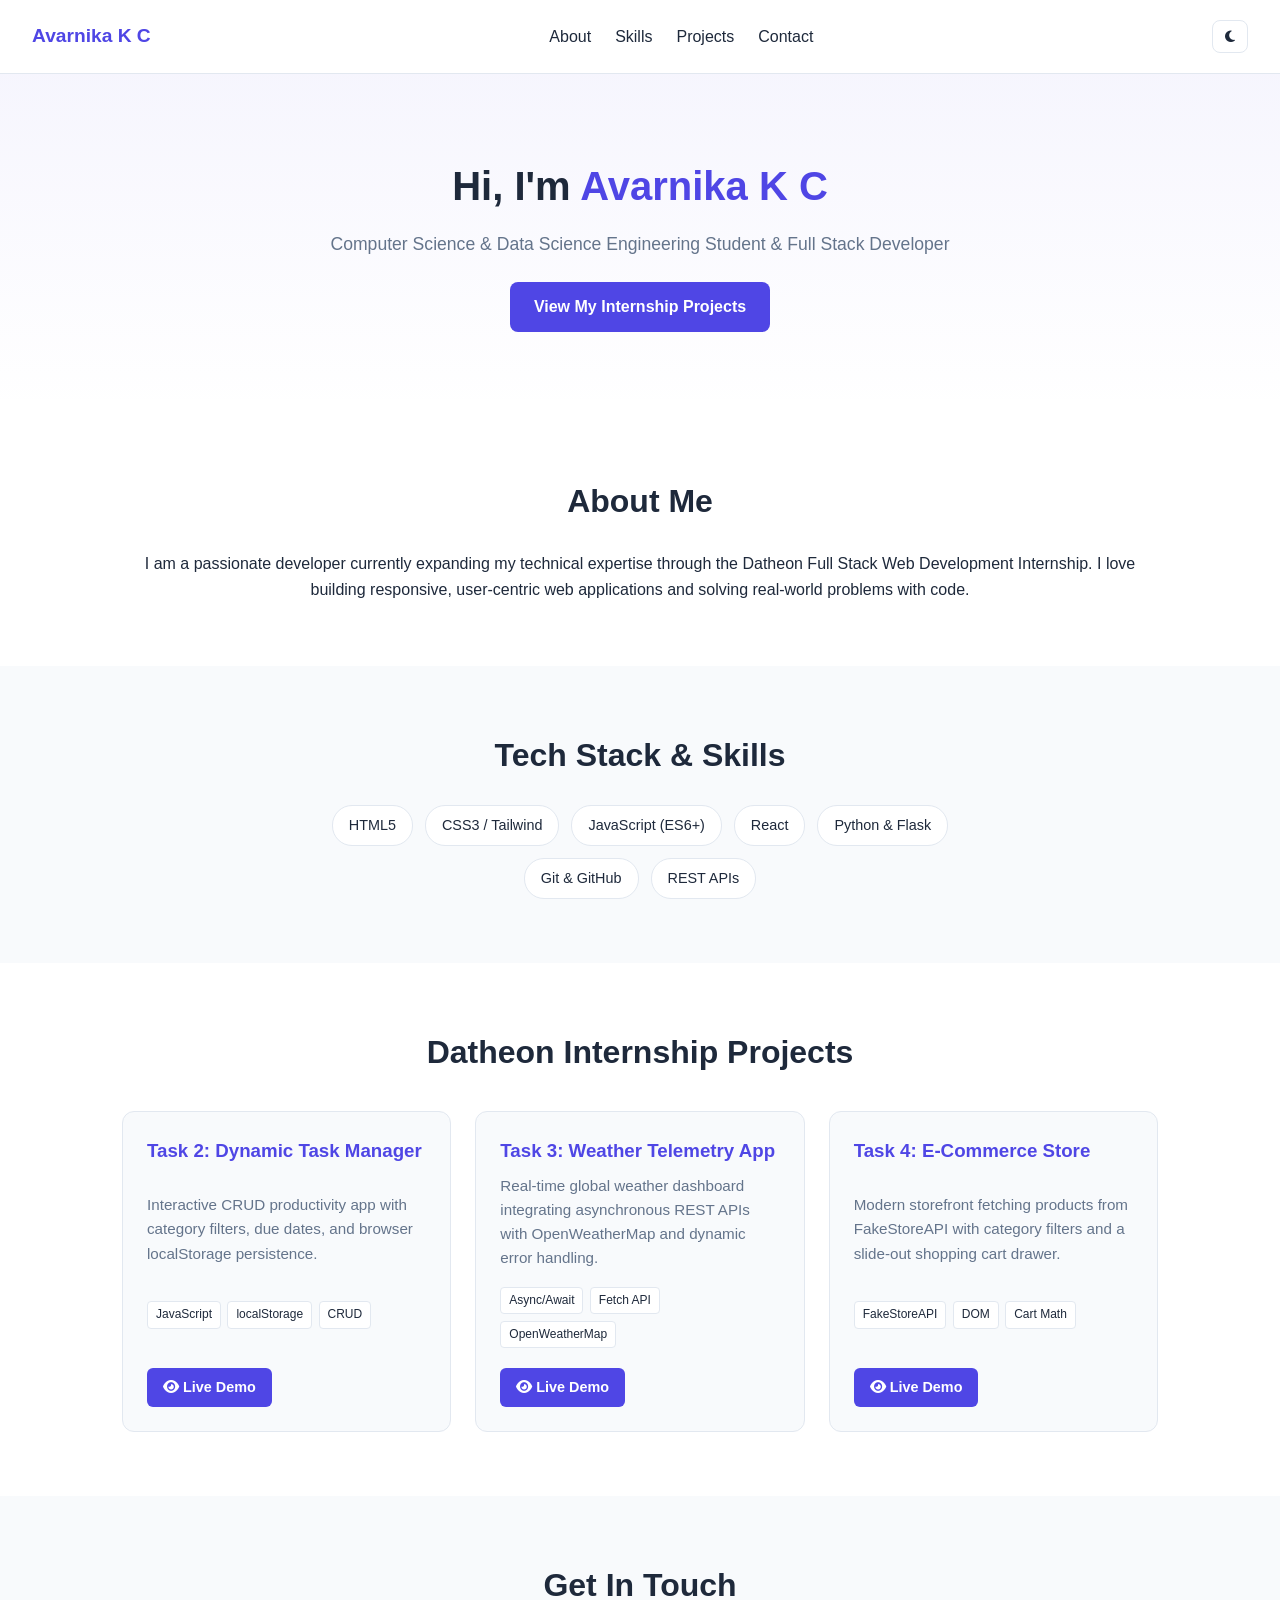
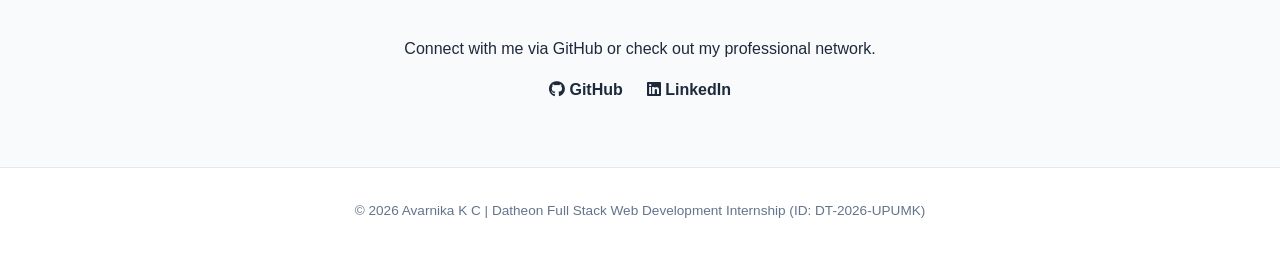
<file: task-1-portfolio/index.html>
<!DOCTYPE html>
<html lang="en">
<head>
    <meta charset="UTF-8">
    <meta name="viewport" content="width=device-width, initial-scale=1.0">
    <title>Developer Portfolio | Datheon Internship</title>
    <link rel="stylesheet" href="style.css">
    <link rel="stylesheet" href="https://cdnjs.cloudflare.com/ajax/libs/font-awesome/6.4.0/css/all.min.css">
</head>
<body>
    <!-- Navbar -->
    <nav class="navbar">
        <div class="nav-brand">Avarnika K C</div>
        <ul class="nav-links">
            <li><a href="#about">About</a></li>
            <li><a href="#skills">Skills</a></li>
            <li><a href="#projects">Projects</a></li>
            <li><a href="#contact">Contact</a></li>
        </ul>
        <button id="theme-toggle"><i class="fa-solid fa-moon"></i></button>
    </nav>

    <!-- Hero Section -->
    <header class="hero">
        <div class="hero-content">
            <h1>Hi, I'm <span class="highlight">Avarnika K C</span></h1>
            <p>Computer Science & Data Science Engineering Student & Full Stack Developer</p>
            <a href="#projects" class="btn-primary">View My Internship Projects</a>
        </div>
    </header>

    <!-- About Section -->
    <section id="about" class="section">
        <h2>About Me</h2>
        <p>I am a passionate developer currently expanding my technical expertise through the Datheon Full Stack Web Development Internship. I love building responsive, user-centric web applications and solving real-world problems with code.</p>
    </section>

    <!-- Skills Section -->
    <section id="skills" class="section bg-light">
        <h2>Tech Stack & Skills</h2>
        <div class="skills-grid">
            <span class="skill-tag">HTML5</span>
            <span class="skill-tag">CSS3 / Tailwind</span>
            <span class="skill-tag">JavaScript (ES6+)</span>
            <span class="skill-tag">React</span>
            <span class="skill-tag">Python & Flask</span>
            <span class="skill-tag">Git & GitHub</span>
            <span class="skill-tag">REST APIs</span>
        </div>
    </section>

    <!-- Projects Section (Featuring Tasks 2, 3, and 4) -->
    <section id="projects" class="section">
        <h2>Datheon Internship Projects</h2>
        <div class="projects-grid">
            
            <!-- Project 2 -->
            <div class="project-card">
                <h3>Task 2: Dynamic Task Manager</h3>
                <p>Interactive CRUD productivity app with category filters, due dates, and browser localStorage persistence.</p>
                <div class="project-tags">
                    <span>JavaScript</span>
                    <span>localStorage</span>
                    <span>CRUD</span>
                </div>
                <div class="project-links">
                    <a href="../task-2-task-manager/index.html" target="_blank" class="btn"><i class="fa-solid fa-eye"></i> Live Demo</a>
                </div>
            </div>

            <!-- Project 3 -->
            <div class="project-card">
                <h3>Task 3: Weather Telemetry App</h3>
                <p>Real-time global weather dashboard integrating asynchronous REST APIs with OpenWeatherMap and dynamic error handling.</p>
                <div class="project-tags">
                    <span>Async/Await</span>
                    <span>Fetch API</span>
                    <span>OpenWeatherMap</span>
                </div>
                <div class="project-links">
                    <a href="../task-3-weather-app/index.html" target="_blank" class="btn"><i class="fa-solid fa-eye"></i> Live Demo</a>
                </div>
            </div>

            <!-- Project 4 -->
            <div class="project-card">
                <h3>Task 4: E-Commerce Store</h3>
                <p>Modern storefront fetching products from FakeStoreAPI with category filters and a slide-out shopping cart drawer.</p>
                <div class="project-tags">
                    <span>FakeStoreAPI</span>
                    <span>DOM</span>
                    <span>Cart Math</span>
                </div>
                <div class="project-links">
                    <a href="../task-4-ecommerce/index.html" target="_blank" class="btn"><i class="fa-solid fa-eye"></i> Live Demo</a>
                </div>
            </div>

        </div>
    </section>

    <!-- Contact Section -->
    <section id="contact" class="section bg-light">
        <h2>Get In Touch</h2>
        <p>Connect with me via GitHub or check out my professional network.</p>
        <div class="social-links">
            <a href="https://github.com/avarnikakc-design" target="_blank"><i class="fa-brands fa-github"></i> GitHub</a>
            <a href="https://linkedin.com" target="_blank"><i class="fa-brands fa-linkedin"></i> LinkedIn</a>
        </div>
    </section>

    <footer>
        <p>&copy; 2026 Avarnika K C | Datheon Full Stack Web Development Internship (ID: DT-2026-UPUMK)</p>
    </footer>

    <script src="script.js"></script>
</body>
</html>
</file>
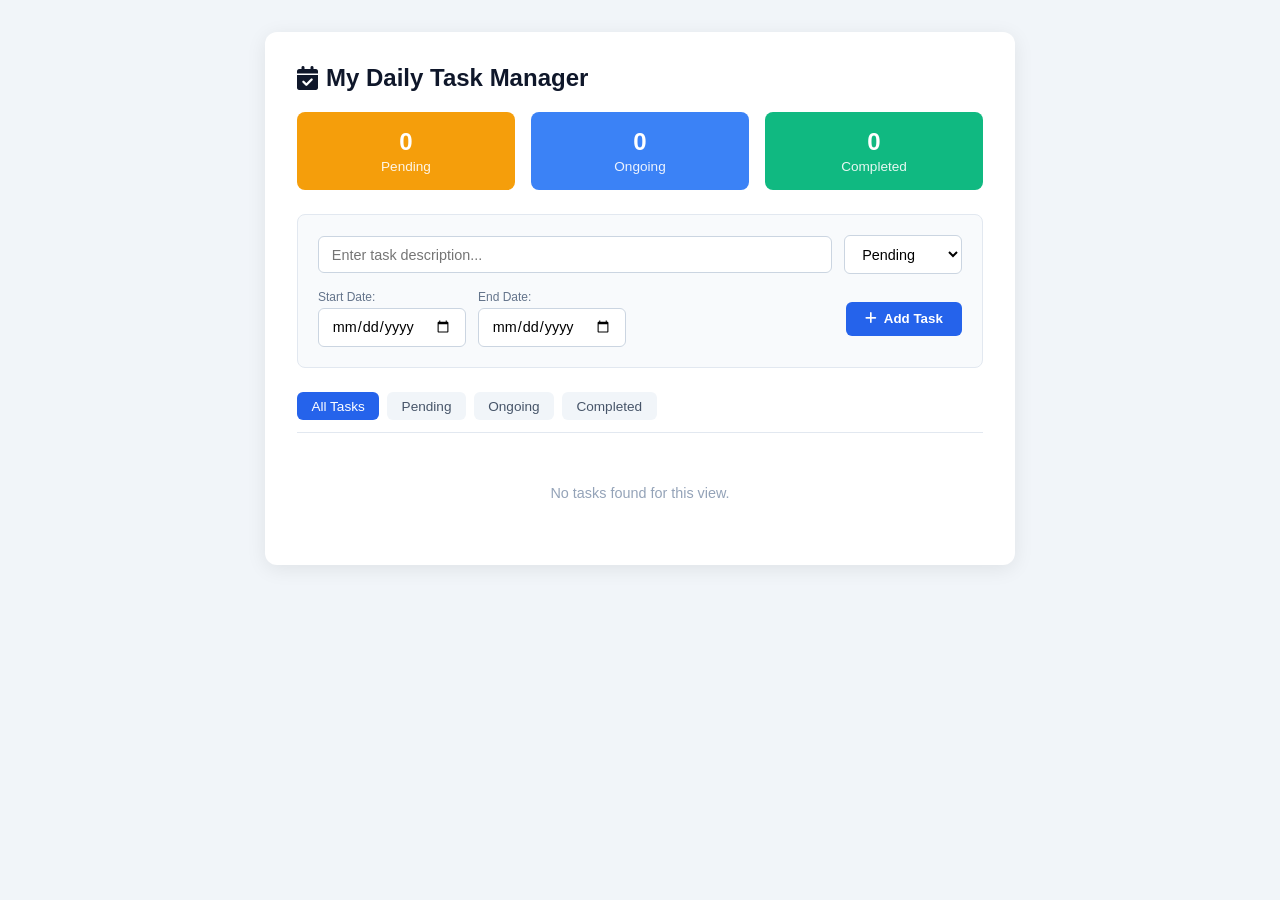
<file: task-2-task-manager/index.html>
<!DOCTYPE html>
<html lang="en">
<head>
    <meta charset="UTF-8">
    <meta name="viewport" content="width=device-width, initial-scale=1.0">
    <title>Everyday Task Manager</title>
    <link rel="stylesheet" href="style.css">
    <link rel="stylesheet" href="https://cdnjs.cloudflare.com/ajax/libs/font-awesome/6.4.0/css/all.min.css">
</head>
<body>
    <div class="manager-container">
        <!-- Header & Stats Summary -->
        <header>
            <h1><i class="fa-solid fa-calendar-check"></i> My Daily Task Manager</h1>
            <div class="stats-cards">
                <div class="stat-card pending">
                    <span id="count-pending">0</span>
                    <p>Pending</p>
                </div>
                <div class="stat-card ongoing">
                    <span id="count-ongoing">0</span>
                    <p>Ongoing</p>
                </div>
                <div class="stat-card completed">
                    <span id="count-completed">0</span>
                    <p>Completed</p>
                </div>
            </div>
        </header>

        <!-- Task Creation Form -->
        <form id="task-form" class="task-form">
            <div class="form-row">
                <input type="text" id="task-title" placeholder="Enter task description..." required>
                <select id="task-status">
                    <option value="Pending">Pending</option>
                    <option value="Ongoing">Ongoing</option>
                    <option value="Completed">Completed</option>
                </select>
            </div>
            <div class="form-row">
                <div class="date-group">
                    <label>Start Date:</label>
                    <input type="date" id="start-date" required>
                </div>
                <div class="date-group">
                    <label>End Date:</label>
                    <input type="date" id="end-date" required>
                </div>
                <button type="submit" id="add-btn"><i class="fa-solid fa-plus"></i> Add Task</button>
            </div>
        </form>

        <!-- Filter Bar -->
        <div class="filter-bar">
            <button class="filter-btn active" data-filter="all">All Tasks</button>
            <button class="filter-btn" data-filter="Pending">Pending</button>
            <button class="filter-btn" data-filter="Ongoing">Ongoing</button>
            <button class="filter-btn" data-filter="Completed">Completed</button>
        </div>

        <!-- Task List Table / Container -->
        <div class="task-list-wrapper">
            <ul id="task-list">
                <!-- Dynamically populated via JS -->
            </ul>
        </div>
    </div>

    <script src="script.js"></script>
</body>
</html>
</file>
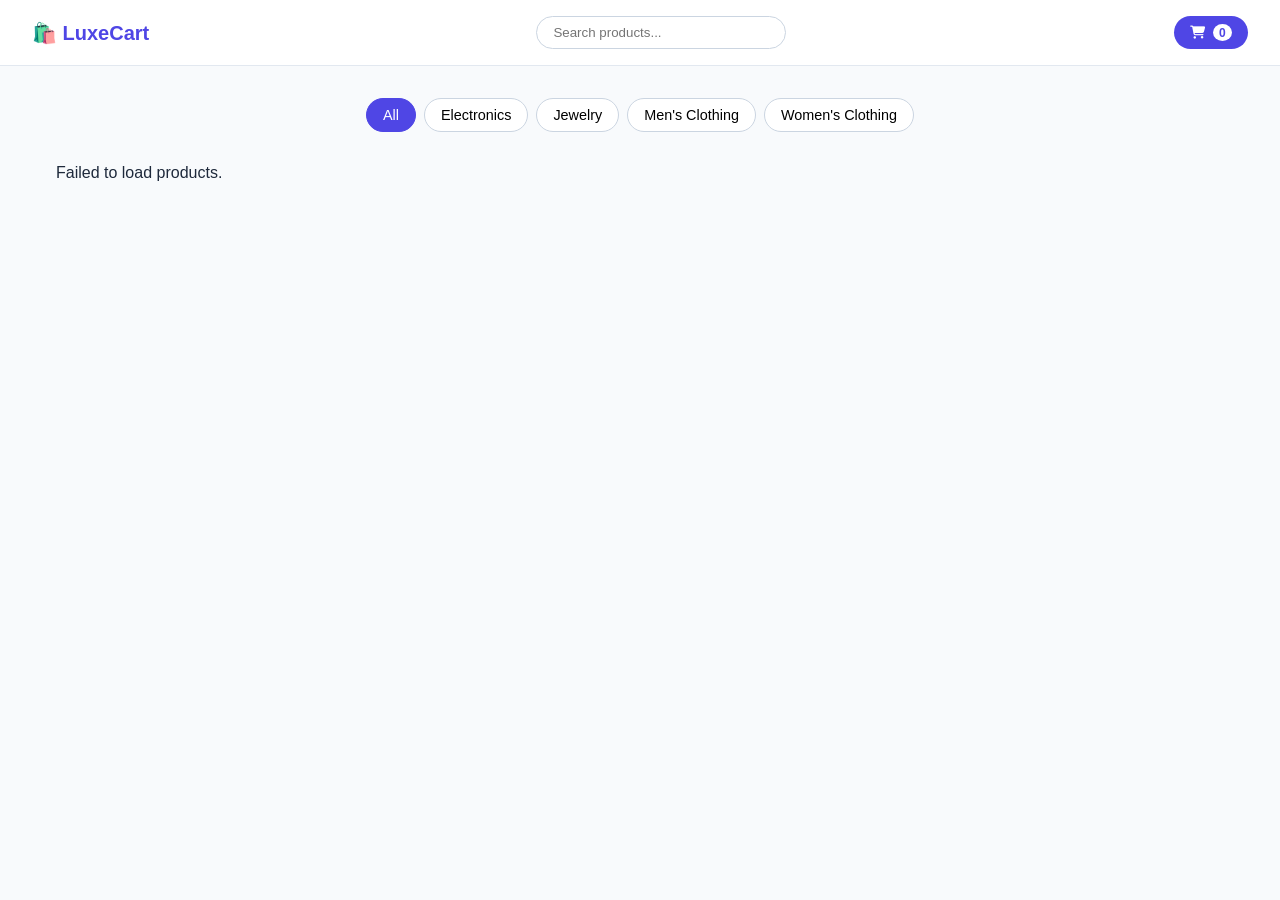
<file: task-4-ecommerce/index.html>
<!DOCTYPE html>
<html lang="en">
<head>
    <meta charset="UTF-8">
    <meta name="viewport" content="width=device-width, initial-scale=1.0">
    <title>LuxeCart E-Commerce Store</title>
    <link rel="stylesheet" href="style.css">
    <link rel="stylesheet" href="https://cdnjs.cloudflare.com/ajax/libs/font-awesome/6.4.0/css/all.min.css">
</head>
<body>
    <!-- Navbar -->
    <nav class="navbar">
        <div class="nav-brand">🛍️ LuxeCart</div>
        <div class="nav-search">
            <input type="text" id="search-input" placeholder="Search products...">
        </div>
        <button id="cart-toggle-btn">
            <i class="fa-solid fa-cart-shopping"></i>
            <span id="cart-count">0</span>
        </button>
    </nav>

    <!-- Main Content -->
    <main class="main-container">
        <!-- Category Filters -->
        <div class="category-filters">
            <button class="cat-btn active" data-category="all">All</button>
            <button class="cat-btn" data-category="electronics">Electronics</button>
            <button class="cat-btn" data-category="jewelery">Jewelry</button>
            <button class="cat-btn" data-category="men's clothing">Men's Clothing</button>
            <button class="cat-btn" data-category="women's clothing">Women's Clothing</button>
        </div>

        <!-- Product Grid -->
        <div id="product-grid" class="product-grid">
            <!-- Populated via JS -->
        </div>
    </main>

    <!-- Slide-out Cart Drawer -->
    <div id="cart-overlay" class="cart-overlay hidden"></div>
    <aside id="cart-drawer" class="cart-drawer">
        <div class="cart-header">
            <h2>Your Shopping Cart</h2>
            <button id="close-cart-btn"><i class="fa-solid fa-xmark"></i></button>
        </div>
        <div id="cart-items" class="cart-items">
            <!-- Cart items populated via JS -->
        </div>
        <div class="cart-footer">
            <div class="subtotal-row">
                <span>Subtotal:</span>
                <span id="cart-subtotal">$0.00</span>
            </div>
            <button id="checkout-btn" class="checkout-btn">Proceed to Checkout</button>
        </div>
    </aside>

    <script src="script.js"></script>
</body>
</html>
</file>
<file: task-1-portfolio/style.css>
:root {
    --primary: #4f46e5;
    --bg-color: #ffffff;
    --text-main: #1e293b;
    --text-muted: #64748b;
    --card-bg: #f8fafc;
    --border: #e2e8f0;
}

body.dark-mode {
    --primary: #818cf8;
    --bg-color: #0f172a;
    --text-main: #f8fafc;
    --text-muted: #94a3b8;
    --card-bg: #1e293b;
    --border: #334155;
}

* {
    box-sizing: border-box;
    margin: 0;
    padding: 0;
    font-family: 'Segoe UI', Tahoma, Geneva, Verdana, sans-serif;
    transition: background 0.3s, color 0.3s;
}

body {
    background-color: var(--bg-color);
    color: var(--text-main);
    line-height: 1.6;
}

.navbar {
    display: flex;
    justify-content: space-between;
    align-items: center;
    padding: 1.25rem 2rem;
    border-bottom: 1px solid var(--border);
    position: sticky;
    top: 0;
    background: var(--bg-color);
    z-index: 1000;
}

.nav-brand {
    font-weight: 700;
    font-size: 1.2rem;
    color: var(--primary);
}

.nav-links {
    list-style: none;
    display: flex;
    gap: 1.5rem;
}

.nav-links a {
    text-decoration: none;
    color: var(--text-main);
    font-weight: 500;
}

.nav-links a:hover {
    color: var(--primary);
}

#theme-toggle {
    background: none;
    border: 1px solid var(--border);
    padding: 0.5rem 0.75rem;
    border-radius: 8px;
    cursor: pointer;
    color: var(--text-main);
}

.hero {
    text-align: center;
    padding: 5rem 1rem;
    background: linear-gradient(to bottom, rgba(79, 70, 229, 0.05), transparent);
}

.hero h1 {
    font-size: 2.5rem;
    margin-bottom: 0.75rem;
}

.highlight {
    color: var(--primary);
}

.hero p {
    color: var(--text-muted);
    font-size: 1.1rem;
    margin-bottom: 1.5rem;
}

.btn-primary {
    display: inline-block;
    background: var(--primary);
    color: white;
    padding: 0.75rem 1.5rem;
    border-radius: 8px;
    text-decoration: none;
    font-weight: 600;
}

.section {
    padding: 4rem 2rem;
    max-width: 1100px;
    margin: 0 auto;
    text-align: center;
}

.section h2 {
    font-size: 2rem;
    margin-bottom: 1.5rem;
}

.bg-light {
    background-color: var(--card-bg);
    max-width: 100%;
}

.skills-grid {
    display: flex;
    justify-content: center;
    gap: 0.75rem;
    flex-wrap: wrap;
    max-width: 700px;
    margin: 0 auto;
}

.skill-tag {
    background: var(--bg-color);
    border: 1px solid var(--border);
    padding: 0.5rem 1rem;
    border-radius: 20px;
    font-weight: 500;
    font-size: 0.9rem;
}

.projects-grid {
    display: grid;
    grid-template-columns: repeat(auto-fit, minmax(300px, 1fr));
    gap: 1.5rem;
    margin-top: 2rem;
}

.project-card {
    background: var(--card-bg);
    border: 1px solid var(--border);
    padding: 1.5rem;
    border-radius: 12px;
    text-align: left;
    display: flex;
    flex-direction: column;
    justify-content: space-between;
}

.project-card h3 {
    margin-bottom: 0.5rem;
    color: var(--primary);
}

.project-card p {
    color: var(--text-muted);
    font-size: 0.95rem;
    margin-bottom: 1rem;
}

.project-tags {
    display: flex;
    gap: 0.4rem;
    flex-wrap: wrap;
    margin-bottom: 1.25rem;
}

.project-tags span {
    font-size: 0.75rem;
    background: var(--bg-color);
    padding: 0.2rem 0.5rem;
    border-radius: 4px;
    border: 1px solid var(--border);
}

.project-links .btn {
    display: inline-block;
    background: var(--primary);
    color: white;
    padding: 0.5rem 1rem;
    border-radius: 6px;
    text-decoration: none;
    font-size: 0.9rem;
    font-weight: 600;
}

.social-links {
    display: flex;
    justify-content: center;
    gap: 1.5rem;
    margin-top: 1rem;
}

.social-links a {
    color: var(--text-main);
    text-decoration: none;
    font-weight: 600;
}

footer {
    text-align: center;
    padding: 2rem;
    border-top: 1px solid var(--border);
    color: var(--text-muted);
    font-size: 0.85rem;
}
</file>
<file: task-2-task-manager/style.css>
* {
    box-sizing: border-box;
    margin: 0;
    padding: 0;
    font-family: 'Segoe UI', Tahoma, Geneva, Verdana, sans-serif;
}

body {
    background: #f1f5f9;
    color: #1e293b;
    padding: 2rem 1rem;
    display: flex;
    justify-content: center;
}

.manager-container {
    background: #ffffff;
    width: 100%;
    max-width: 750px;
    padding: 2rem;
    border-radius: 12px;
    box-shadow: 0 4px 20px rgba(0, 0, 0, 0.08);
}

header h1 {
    font-size: 1.5rem;
    color: #0f172a;
    margin-bottom: 1.25rem;
    display: flex;
    align-items: center;
    gap: 0.5rem;
}

.stats-cards {
    display: grid;
    grid-template-columns: repeat(3, 1fr);
    gap: 1rem;
    margin-bottom: 1.5rem;
}

.stat-card {
    padding: 1rem;
    border-radius: 8px;
    text-align: center;
    color: white;
}

.stat-card span {
    font-size: 1.5rem;
    font-weight: bold;
    display: block;
}

.stat-card p {
    font-size: 0.85rem;
    margin-top: 0.2rem;
    opacity: 0.9;
}

.stat-card.pending { background: #f59e0b; }
.stat-card.ongoing { background: #3b82f6; }
.stat-card.completed { background: #10b981; }

.task-form {
    background: #f8fafc;
    padding: 1.25rem;
    border-radius: 8px;
    border: 1px solid #e2e8f0;
    display: flex;
    flex-direction: column;
    gap: 1rem;
    margin-bottom: 1.5rem;
}

.form-row {
    display: flex;
    gap: 0.75rem;
    align-items: center;
    flex-wrap: wrap;
}

.form-row input[type="text"] {
    flex: 1;
    min-width: 200px;
}

input, select {
    padding: 0.6rem 0.8rem;
    border: 1px solid #cbd5e1;
    border-radius: 6px;
    font-size: 0.9rem;
    outline: none;
    background: #fff;
}

input:focus, select:focus {
    border-color: #3b82f6;
}

.date-group {
    display: flex;
    flex-direction: column;
    gap: 0.2rem;
    font-size: 0.75rem;
    color: #64748b;
}

#add-btn {
    background: #2563eb;
    color: white;
    border: none;
    padding: 0.6rem 1.2rem;
    border-radius: 6px;
    font-weight: 600;
    cursor: pointer;
    display: flex;
    align-items: center;
    gap: 0.4rem;
    margin-left: auto;
}

#add-btn:hover {
    background: #1d4ed8;
}

.filter-bar {
    display: flex;
    gap: 0.5rem;
    margin-bottom: 1.25rem;
    border-bottom: 1px solid #e2e8f0;
    padding-bottom: 0.75rem;
}

.filter-btn {
    background: #f1f5f9;
    color: #475569;
    border: none;
    padding: 0.4rem 0.9rem;
    border-radius: 6px;
    font-size: 0.85rem;
    cursor: pointer;
    font-weight: 500;
}

.filter-btn.active, .filter-btn:hover {
    background: #2563eb;
    color: white;
}

#task-list {
    list-style: none;
    display: flex;
    flex-direction: column;
    gap: 0.75rem;
    max-height: 350px;
    overflow-y: auto;
}

.task-card-item {
    background: #fff;
    border: 1px solid #e2e8f0;
    border-left: 4px solid #cbd5e1;
    padding: 1rem;
    border-radius: 6px;
    display: flex;
    justify-content: space-between;
    align-items: center;
    gap: 1rem;
}

.task-card-item.status-Pending { border-left-color: #f59e0b; }
.task-card-item.status-Ongoing { border-left-color: #3b82f6; }
.task-card-item.status-Completed { border-left-color: #10b981; opacity: 0.85; }

.task-details h4 {
    font-size: 0.95rem;
    color: #0f172a;
    margin-bottom: 0.3rem;
}

.task-card-item.status-Completed h4 {
    text-decoration: line-through;
    color: #64748b;
}

.task-dates {
    font-size: 0.75rem;
    color: #64748b;
    display: flex;
    gap: 1rem;
}

.task-actions {
    display: flex;
    align-items: center;
    gap: 0.75rem;
}

.status-badge {
    padding: 0.2rem 0.6rem;
    border-radius: 12px;
    font-size: 0.75rem;
    font-weight: 600;
}

.status-badge.Pending { background: #fef3c7; color: #d97706; }
.status-badge.Ongoing { background: #eff6ff; color: #1d4ed8; }
.status-badge.Completed { background: #ecfdf5; color: #059669; }

.delete-btn {
    background: none;
    border: none;
    color: #ef4444;
    cursor: pointer;
    font-size: 0.9rem;
}

.delete-btn:hover {
    color: #dc2626;
}

.empty-msg {
    text-align: center;
    color: #94a3b8;
    padding: 2rem 0;
    font-size: 0.9rem;
}
</file>
<file: task-4-ecommerce/style.css>
* {
    box-sizing: border-box;
    margin: 0;
    padding: 0;
    font-family: 'Segoe UI', Tahoma, Geneva, Verdana, sans-serif;
}

body {
    background-color: #f8fafc;
    color: #1e293b;
}

.navbar {
    display: flex;
    justify-content: space-between;
    align-items: center;
    padding: 1rem 2rem;
    background: #ffffff;
    border-bottom: 1px solid #e2e8f0;
    position: sticky;
    top: 0;
    z-index: 100;
}

.nav-brand {
    font-size: 1.25rem;
    font-weight: 700;
    color: #4f46e5;
}

.nav-search input {
    padding: 0.5rem 1rem;
    border: 1px solid #cbd5e1;
    border-radius: 20px;
    width: 250px;
    outline: none;
}

#cart-toggle-btn {
    background: #4f46e5;
    color: white;
    border: none;
    padding: 0.5rem 1rem;
    border-radius: 20px;
    cursor: pointer;
    display: flex;
    align-items: center;
    gap: 0.5rem;
    font-weight: 600;
}

#cart-count {
    background: white;
    color: #4f46e5;
    padding: 0.1rem 0.4rem;
    border-radius: 50%;
    font-size: 0.75rem;
}

.main-container {
    max-width: 1200px;
    margin: 2rem auto;
    padding: 0 1rem;
}

.category-filters {
    display: flex;
    gap: 0.5rem;
    margin-bottom: 2rem;
    flex-wrap: wrap;
    justify-content: center;
}

.cat-btn {
    padding: 0.5rem 1rem;
    border: 1px solid #cbd5e1;
    background: white;
    border-radius: 20px;
    cursor: pointer;
    font-size: 0.9rem;
    font-weight: 500;
}

.cat-btn.active, .cat-btn:hover {
    background: #4f46e5;
    color: white;
    border-color: #4f46e5;
}

.product-grid {
    display: grid;
    grid-template-columns: repeat(auto-fill, minmax(240px, 1fr));
    gap: 1.5rem;
}

.product-card {
    background: white;
    border-radius: 12px;
    padding: 1rem;
    border: 1px solid #e2e8f0;
    display: flex;
    flex-direction: column;
    justify-content: space-between;
}

.product-card img {
    width: 100%;
    height: 160px;
    object-fit: contain;
    margin-bottom: 1rem;
}

.product-title {
    font-size: 0.9rem;
    font-weight: 600;
    margin-bottom: 0.5rem;
    display: -webkit-box;
    -webkit-line-clamp: 2;
    -webkit-box-orient: vertical;
    overflow: hidden;
}

.product-price {
    font-size: 1.05rem;
    font-weight: 700;
    color: #059669;
    margin-bottom: 1rem;
}

.add-to-cart-btn {
    width: 100%;
    background: #1e293b;
    color: white;
    border: none;
    padding: 0.6rem;
    border-radius: 8px;
    cursor: pointer;
    font-weight: 600;
}

.add-to-cart-btn:hover {
    background: #4f46e5;
}

/* Cart Drawer */
.cart-overlay {
    position: fixed;
    top: 0; left: 0; width: 100%; height: 100%;
    background: rgba(0, 0, 0, 0.4);
    z-index: 200;
}

.cart-drawer {
    position: fixed;
    top: 0; right: -400px; width: 360px; height: 100%;
    background: white;
    z-index: 201;
    box-shadow: -5px 0 15px rgba(0,0,0,0.1);
    display: flex;
    flex-direction: column;
    transition: right 0.3s ease;
}

.cart-drawer.open {
    right: 0;
}

.cart-header {
    padding: 1.25rem;
    border-bottom: 1px solid #e2e8f0;
    display: flex;
    justify-content: space-between;
    align-items: center;
}

#close-cart-btn {
    background: none;
    border: none;
    font-size: 1.25rem;
    cursor: pointer;
}

.cart-items {
    flex: 1;
    overflow-y: auto;
    padding: 1rem;
    display: flex;
    flex-direction: column;
    gap: 1rem;
}

.cart-item {
    display: flex;
    gap: 0.75rem;
    align-items: center;
    border-bottom: 1px solid #f1f5f9;
    padding-bottom: 0.75rem;
}

.cart-item img {
    width: 45px;
    height: 45px;
    object-fit: contain;
}

.cart-item-details {
    flex: 1;
}

.cart-item-details h4 {
    font-size: 0.8rem;
    font-weight: 600;
    margin-bottom: 0.2rem;
}

.cart-item-details span {
    font-size: 0.85rem;
    color: #059669;
    font-weight: 600;
}

.quantity-controls {
    display: flex;
    align-items: center;
    gap: 0.5rem;
    margin-top: 0.25rem;
}

.quantity-controls button {
    background: #e2e8f0;
    border: none;
    width: 20px;
    height: 20px;
    border-radius: 4px;
    cursor: pointer;
}

.cart-footer {
    padding: 1.25rem;
    border-top: 1px solid #e2e8f0;
}

.subtotal-row {
    display: flex;
    justify-content: space-between;
    font-size: 1.1rem;
    font-weight: 700;
    margin-bottom: 1rem;
}

.checkout-btn {
    width: 100%;
    background: #059669;
    color: white;
    border: none;
    padding: 0.75rem;
    border-radius: 8px;
    font-weight: 600;
    cursor: pointer;
}

.hidden {
    display: none !important;
}
</file>
